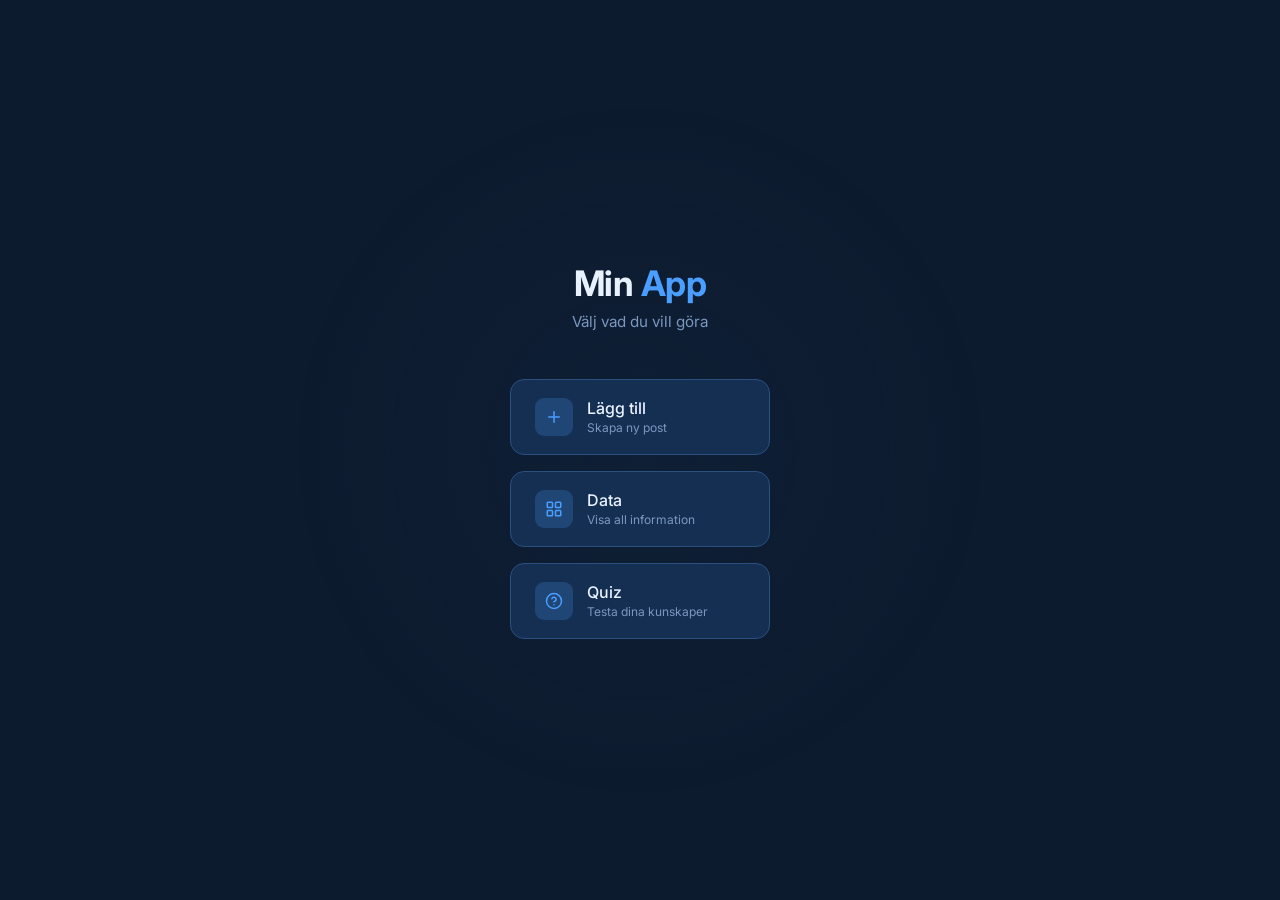
<file: index.html>
<!DOCTYPE html>
<html lang="sv">
<head>
  <meta charset="UTF-8" />
  <meta name="viewport" content="width=device-width, initial-scale=1.0" />
  <title>Min App</title>
  <link rel="stylesheet" href="style.css" />
</head>
<body>

  <div class="container">
    <div class="header">
      <h1>Min <span>App</span></h1>
      <p>Välj vad du vill göra</p>
    </div>

    <nav class="nav">

      <button class="btn" onclick="handleNav('lagg-till')">
        <div class="btn-icon">
          <svg viewBox="0 0 24 24"><line x1="12" y1="5" x2="12" y2="19"/><line x1="5" y1="12" x2="19" y2="12"/></svg>
        </div>
        <div class="btn-label">
          Lägg till
          <span>Skapa ny post</span>
        </div>
      </button>

      <button class="btn" onclick="handleNav('data')">
        <div class="btn-icon">
          <svg viewBox="0 0 24 24"><rect x="3" y="3" width="7" height="7" rx="1"/><rect x="14" y="3" width="7" height="7" rx="1"/><rect x="3" y="14" width="7" height="7" rx="1"/><rect x="14" y="14" width="7" height="7" rx="1"/></svg>
        </div>
        <div class="btn-label">
          Data
          <span>Visa all information</span>
        </div>
      </button>

      <button class="btn" onclick="handleNav('quiz')">
        <div class="btn-icon">
          <svg viewBox="0 0 24 24"><circle cx="12" cy="12" r="10"/><path d="M9.09 9a3 3 0 0 1 5.83 1c0 2-3 3-3 3"/><line x1="12" y1="17" x2="12.01" y2="17"/></svg>
        </div>
        <div class="btn-label">
          Quiz
          <span>Testa dina kunskaper</span>
        </div>
      </button>

    </nav>
  </div>

  <script src="script.js"></script>

</body>
</html>
</file>
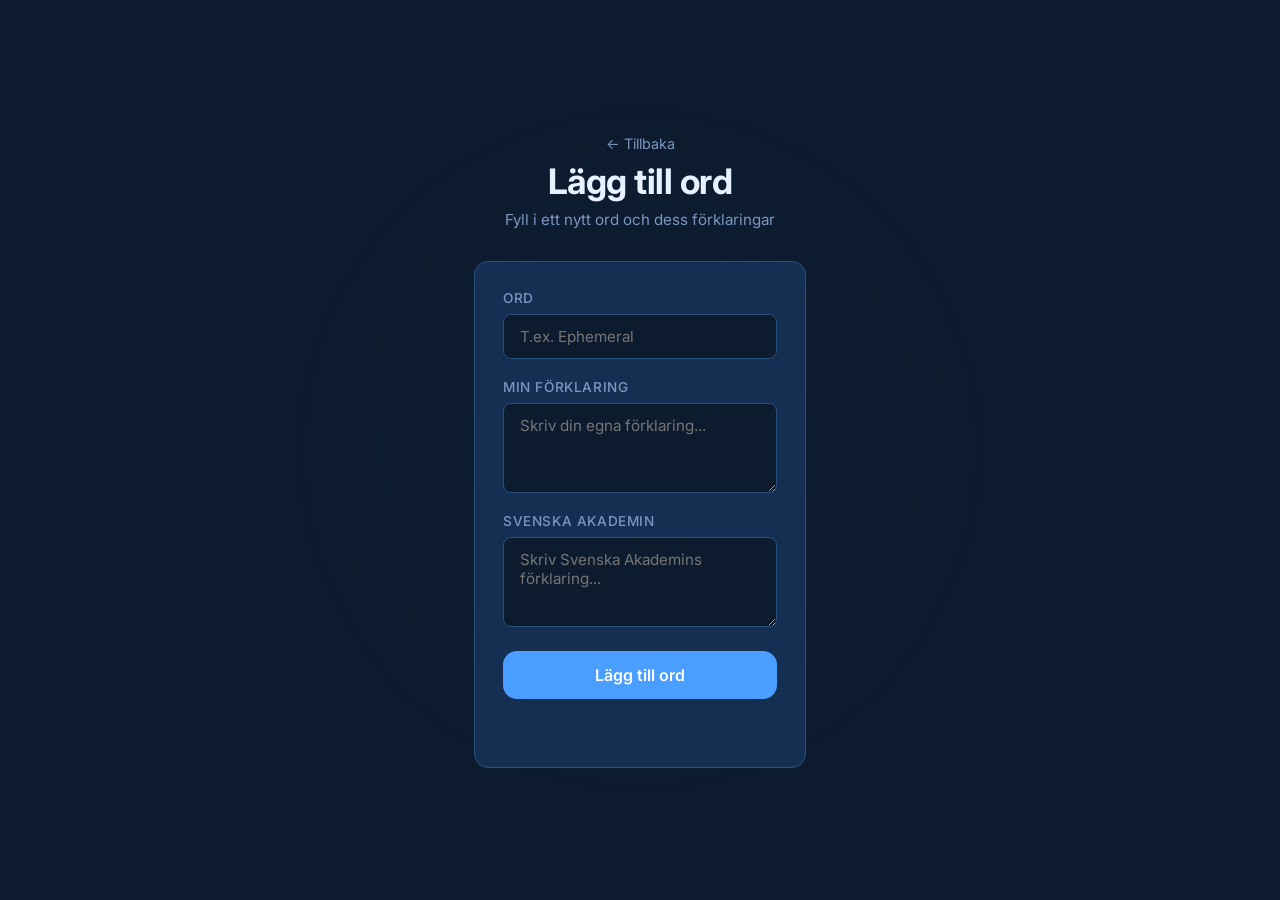
<file: lagg-till.html>
<!DOCTYPE html>
<html lang="sv">
<head>
  <meta charset="UTF-8" />
  <meta name="viewport" content="width=device-width, initial-scale=1.0" />
  <title>Lägg till – Min App</title>
  <link rel="stylesheet" href="style.css" />
  <link rel="stylesheet" href="lagg-till.css" />
</head>
<body>

  <div class="container wide">

    <div class="header">
      <a href="index.html" class="back-btn">← Tillbaka</a>
      <h1>Lägg till ord</h1>
      <p>Fyll i ett nytt ord och dess förklaringar</p>
    </div>

    <div class="form-card">

      <div class="form-group">
        <label for="input-ord">Ord</label>
        <input type="text" id="input-ord" placeholder="T.ex. Ephemeral" />
      </div>

      <div class="form-group">
        <label for="input-min">Min förklaring</label>
        <textarea id="input-min" placeholder="Skriv din egna förklaring..."></textarea>
      </div>

      <div class="form-group">
        <label for="input-sa">Svenska Akademin</label>
        <textarea id="input-sa" placeholder="Skriv Svenska Akademins förklaring..."></textarea>
      </div>

      <button class="submit-btn" id="submit-btn" onclick="läggTillOrd()">
        Lägg till ord
      </button>

      <div id="meddelande" class="meddelande"></div>

    </div>

  </div>

  <script src="config.js"></script>
  <script src="lagg-till.js"></script>

</body>
</html>
</file>
<file: style.css>
@import url('https://fonts.googleapis.com/css2?family=Inter:wght@400;500;600;700&display=swap');

*, *::before, *::after {
  box-sizing: border-box;
  margin: 0;
  padding: 0;
}

:root {
  --bg-deep:     #0d1b2e;
  --bg-mid:      #112240;
  --accent:      #4a9eff;
  --accent-glow: #4a9eff33;
  --text-main:   #e8f1ff;
  --text-muted:  #7a97c0;
  --btn-bg:      #152f52;
  --btn-border:  #2a5080;
  --btn-hover:   #1e3f6e;
  --radius:      14px;
}

html, body {
  height: 100%;
}

body {
  font-family: 'Inter', sans-serif;
  background: var(--bg-deep);
  color: var(--text-main);
  display: flex;
  flex-direction: column;
  align-items: center;
  justify-content: center;
  min-height: 100vh;
  overflow: hidden;
}

body::before {
  content: '';
  position: fixed;
  top: 50%;
  left: 50%;
  transform: translate(-50%, -50%);
  width: 700px;
  height: 700px;
  background: radial-gradient(circle, #1a3a6622 0%, transparent 70%);
  pointer-events: none;
}

.container {
  display: flex;
  flex-direction: column;
  align-items: center;
  gap: 48px;
  z-index: 1;
}

.header {
  text-align: center;
}

.header h1 {
  font-size: 2.2rem;
  font-weight: 700;
  letter-spacing: -0.5px;
  color: var(--text-main);
}

.header h1 span {
  color: var(--accent);
}

.header p {
  margin-top: 8px;
  font-size: 0.95rem;
  color: var(--text-muted);
  font-weight: 400;
}

.nav {
  display: flex;
  flex-direction: column;
  gap: 16px;
  width: 260px;
}

.btn {
  display: flex;
  align-items: center;
  gap: 14px;
  padding: 18px 24px;
  background: var(--btn-bg);
  border: 1px solid var(--btn-border);
  border-radius: var(--radius);
  color: var(--text-main);
  font-family: 'Inter', sans-serif;
  font-size: 1rem;
  font-weight: 500;
  cursor: pointer;
  transition: background 0.2s, border-color 0.2s, transform 0.15s, box-shadow 0.2s;
  text-align: left;
  width: 100%;
}

.btn:hover {
  background: var(--btn-hover);
  border-color: var(--accent);
  box-shadow: 0 0 18px var(--accent-glow);
  transform: translateY(-2px);
}

.btn:active {
  transform: translateY(0);
}

.btn-icon {
  width: 38px;
  height: 38px;
  border-radius: 9px;
  background: var(--accent-glow);
  display: flex;
  align-items: center;
  justify-content: center;
  flex-shrink: 0;
}

.btn-icon svg {
  width: 18px;
  height: 18px;
  stroke: var(--accent);
  fill: none;
  stroke-width: 2;
  stroke-linecap: round;
  stroke-linejoin: round;
}

.btn-label {
  display: flex;
  flex-direction: column;
}

.btn-label span {
  font-size: 0.75rem;
  color: var(--text-muted);
  font-weight: 400;
  margin-top: 2px;
}
</file>
<file: lagg-till.css>
.container.wide {
  max-width: 520px;
  width: 90%;
  margin: 0 auto;
  padding: 48px 0;
  display: flex;
  flex-direction: column;
  gap: 32px;
}

.back-btn {
  display: inline-block;
  color: var(--text-muted);
  text-decoration: none;
  font-size: 0.9rem;
  margin-bottom: 8px;
  transition: color 0.2s;
}

.back-btn:hover {
  color: var(--accent);
}

.form-card {
  background: var(--btn-bg);
  border: 1px solid var(--btn-border);
  border-radius: var(--radius);
  padding: 28px;
  display: flex;
  flex-direction: column;
  gap: 20px;
}

.form-group {
  display: flex;
  flex-direction: column;
  gap: 8px;
}

.form-group label {
  font-size: 0.85rem;
  font-weight: 500;
  color: var(--text-muted);
  text-transform: uppercase;
  letter-spacing: 0.6px;
}

.form-group input,
.form-group textarea {
  background: var(--bg-deep);
  border: 1px solid var(--btn-border);
  border-radius: 8px;
  color: var(--text-main);
  font-family: 'Inter', sans-serif;
  font-size: 0.95rem;
  padding: 12px 16px;
  transition: border-color 0.2s;
  outline: none;
  width: 100%;
  box-sizing: border-box;
}

.form-group textarea {
  resize: vertical;
  min-height: 90px;
}

.form-group input:focus,
.form-group textarea:focus {
  border-color: var(--accent);
}

.submit-btn {
  background: var(--accent);
  border: none;
  border-radius: var(--radius);
  color: #fff;
  font-family: 'Inter', sans-serif;
  font-size: 1rem;
  font-weight: 600;
  padding: 14px;
  cursor: pointer;
  transition: opacity 0.2s, transform 0.15s;
  margin-top: 4px;
}

.submit-btn:hover {
  opacity: 0.85;
  transform: translateY(-1px);
}

.submit-btn:disabled {
  opacity: 0.5;
  cursor: not-allowed;
  transform: none;
}

.meddelande {
  font-size: 0.9rem;
  text-align: center;
  min-height: 20px;
}

.meddelande.success {
  color: #4caf82;
}

.meddelande.error {
  color: #ff6b6b;
}
</file>
